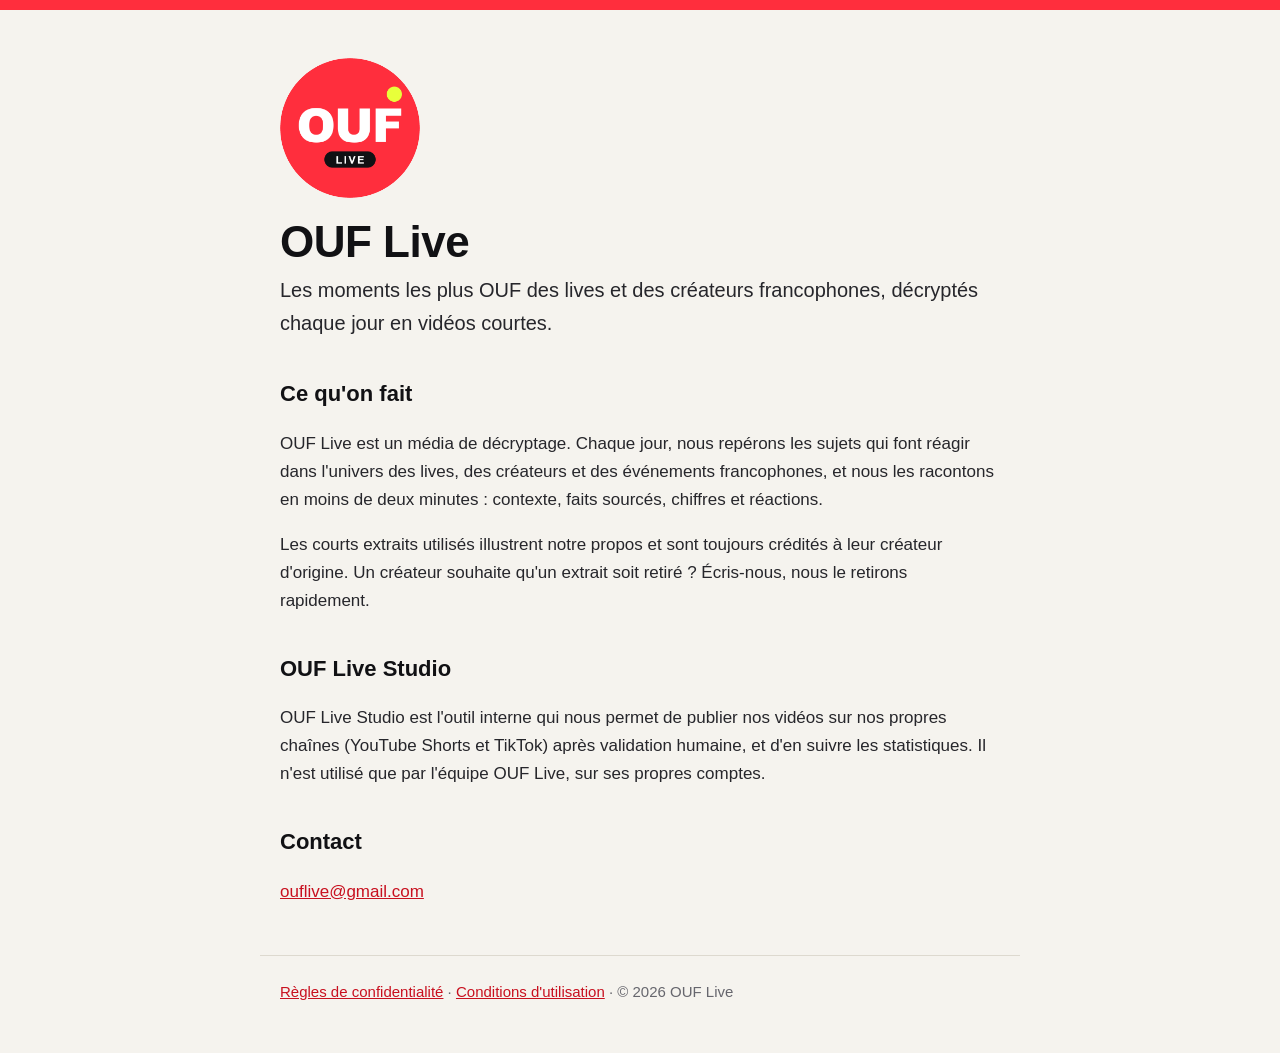
<file: index.html>
<!doctype html>
<html lang="fr">
<head>
  <meta charset="utf-8">
  <meta name="viewport" content="width=device-width, initial-scale=1">
  <title>OUF Live</title>
  <meta name="description" content="OUF Live décrypte en vidéos courtes les moments forts des lives, des créateurs et des événements francophones.">
  <link rel="icon" href="logo.png">
  <link rel="stylesheet" href="style.css">
</head>
<body>
  <header class="barre"></header>
  <main>
    <img class="logo" src="logo.png" alt="Logo OUF Live" width="140" height="140">
    <h1>OUF Live</h1>
    <p class="accroche">Les moments les plus OUF des lives et des créateurs francophones, décryptés chaque jour en vidéos courtes.</p>

    <section>
      <h2>Ce qu'on fait</h2>
      <p>OUF Live est un média de décryptage. Chaque jour, nous repérons les sujets qui font réagir dans l'univers
        des lives, des créateurs et des événements francophones, et nous les racontons en moins de deux minutes :
        contexte, faits sourcés, chiffres et réactions.</p>
      <p>Les courts extraits utilisés illustrent notre propos et sont toujours crédités à leur créateur d'origine.
        Un créateur souhaite qu'un extrait soit retiré ? Écris-nous, nous le retirons rapidement.</p>
    </section>

    <section>
      <h2>OUF Live Studio</h2>
      <p>OUF Live Studio est l'outil interne qui nous permet de publier nos vidéos sur nos propres chaînes
        (YouTube Shorts et TikTok) après validation humaine, et d'en suivre les statistiques. Il n'est utilisé
        que par l'équipe OUF Live, sur ses propres comptes.</p>
    </section>

    <section>
      <h2>Contact</h2>
      <p><a href="mailto:ouflive@gmail.com">ouflive@gmail.com</a></p>
    </section>
  </main>
  <footer>
    <a href="confidentialite.html">Règles de confidentialité</a> ·
    <a href="conditions.html">Conditions d'utilisation</a> ·
    © 2026 OUF Live
  </footer>
</body>
</html>
</file>
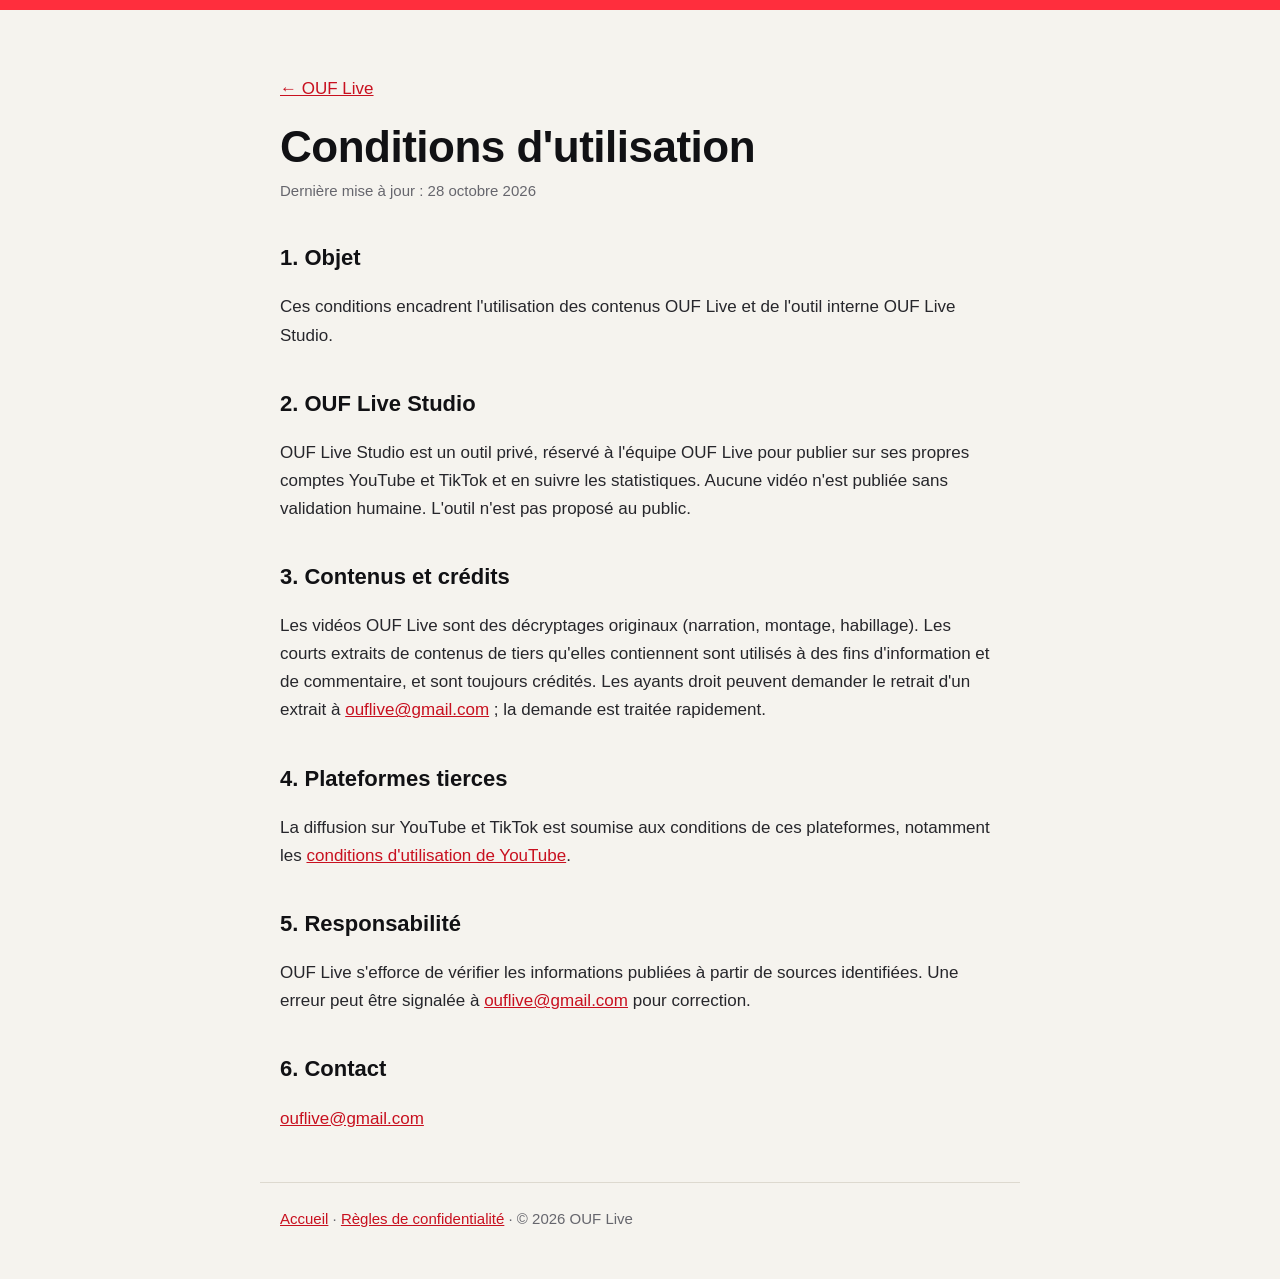
<file: conditions.html>
<!doctype html>
<html lang="fr">
<head>
  <meta charset="utf-8">
  <meta name="viewport" content="width=device-width, initial-scale=1">
  <title>Conditions OUF Live</title>
  <meta name="description" content="Conditions d'utilisation d'OUF Live et de son outil interne OUF Live Studio.">
  <link rel="icon" href="logo.png">
  <link rel="stylesheet" href="style.css">
</head>
<body>
  <header class="barre"></header>
  <main>
    <p><a href="index.html">← OUF Live</a></p>
    <h1>Conditions d'utilisation</h1>
    <p class="maj">Dernière mise à jour : 28 octobre 2026</p>

    <h2>1. Objet</h2>
    <p>Ces conditions encadrent l'utilisation des contenus OUF Live et de l'outil interne OUF Live Studio.</p>

    <h2>2. OUF Live Studio</h2>
    <p>OUF Live Studio est un outil privé, réservé à l'équipe OUF Live pour publier sur ses propres comptes
      YouTube et TikTok et en suivre les statistiques. Aucune vidéo n'est publiée sans validation humaine.
      L'outil n'est pas proposé au public.</p>

    <h2>3. Contenus et crédits</h2>
    <p>Les vidéos OUF Live sont des décryptages originaux (narration, montage, habillage). Les courts extraits
      de contenus de tiers qu'elles contiennent sont utilisés à des fins d'information et de commentaire, et
      sont toujours crédités. Les ayants droit peuvent demander le retrait d'un extrait à
      <a href="mailto:ouflive@gmail.com">ouflive@gmail.com</a> ; la demande est traitée rapidement.</p>

    <h2>4. Plateformes tierces</h2>
    <p>La diffusion sur YouTube et TikTok est soumise aux conditions de ces plateformes, notamment les
      <a href="https://www.youtube.com/t/terms">conditions d'utilisation de YouTube</a>.</p>

    <h2>5. Responsabilité</h2>
    <p>OUF Live s'efforce de vérifier les informations publiées à partir de sources identifiées. Une erreur peut
      être signalée à <a href="mailto:ouflive@gmail.com">ouflive@gmail.com</a> pour correction.</p>

    <h2>6. Contact</h2>
    <p><a href="mailto:ouflive@gmail.com">ouflive@gmail.com</a></p>
  </main>
  <footer>
    <a href="index.html">Accueil</a> · <a href="confidentialite.html">Règles de confidentialité</a> · © 2026 OUF Live
  </footer>
</body>
</html>
</file>
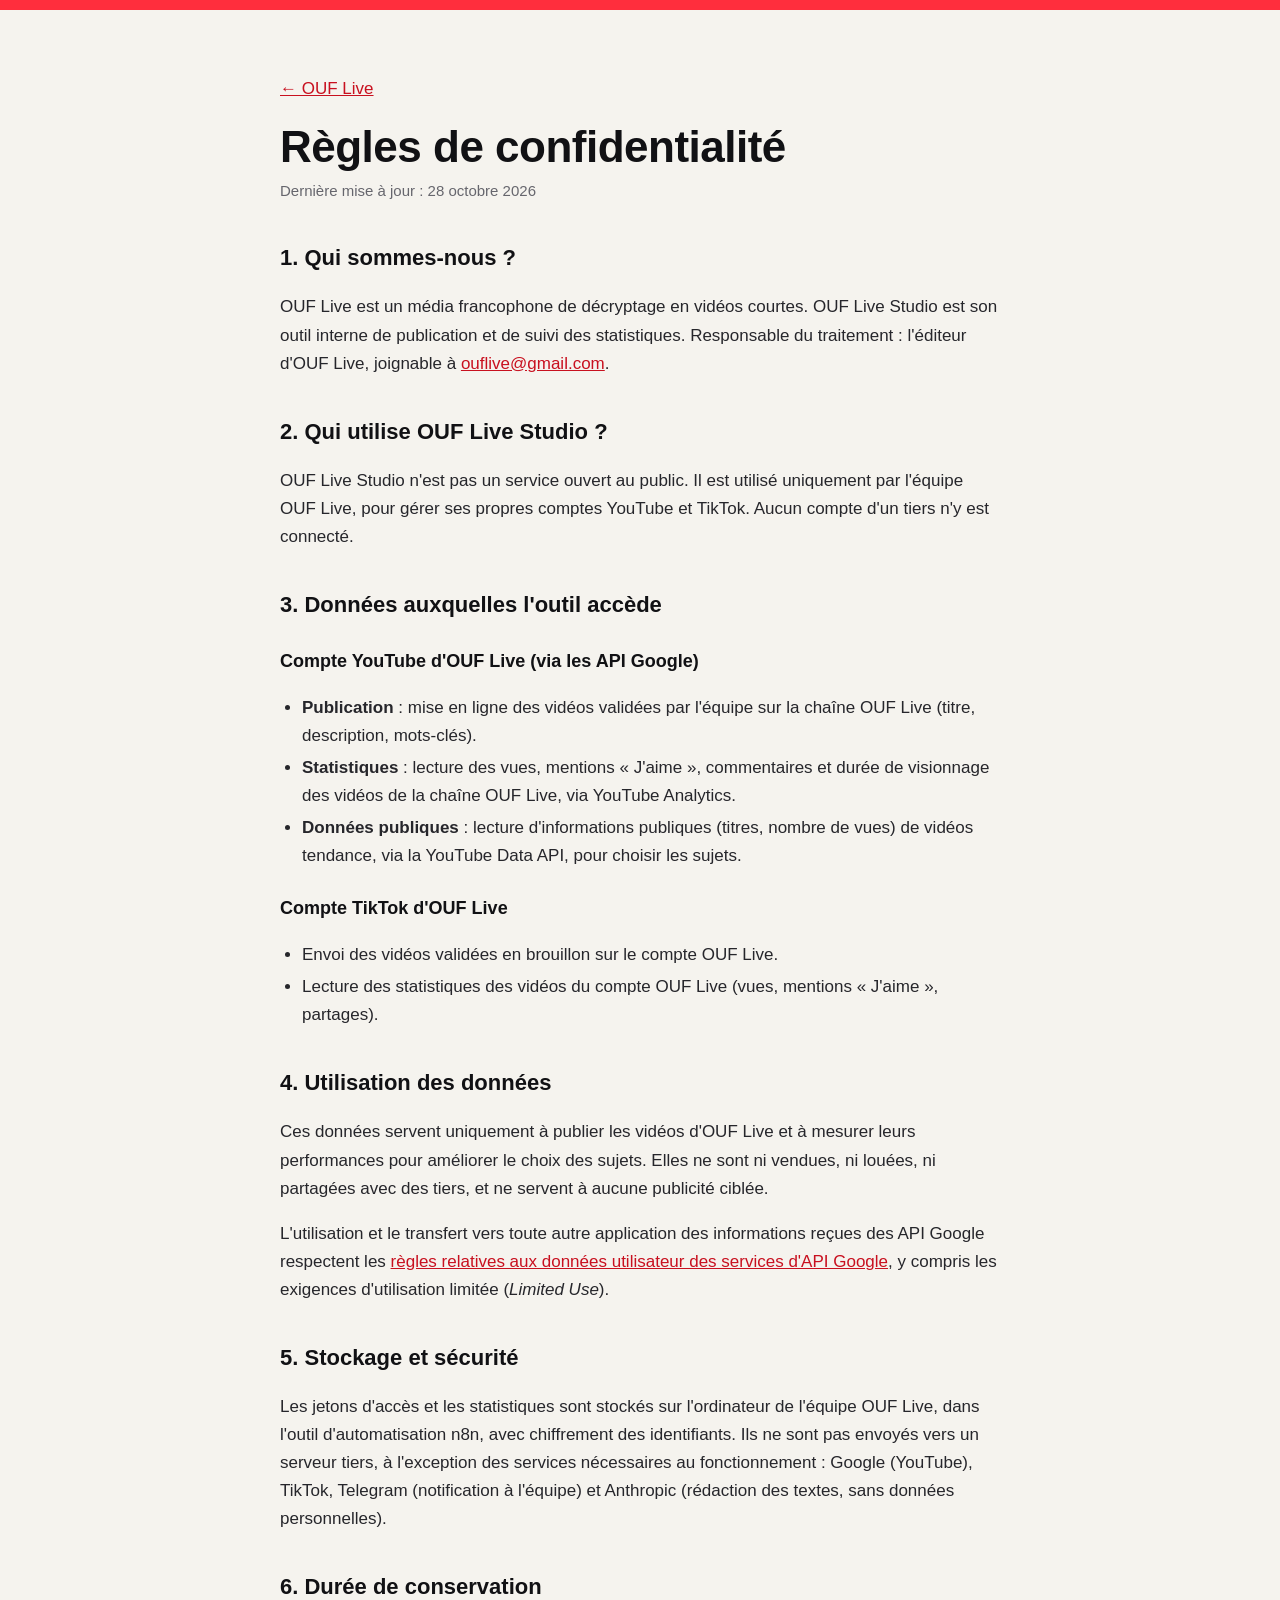
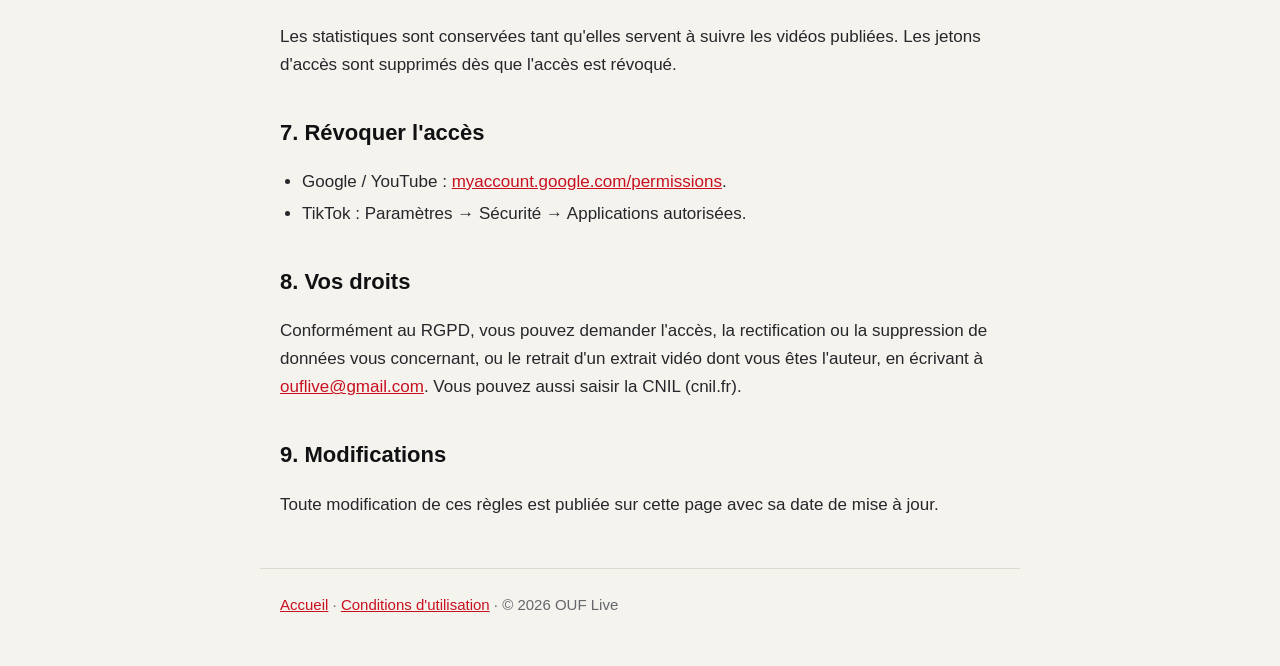
<file: confidentialite.html>
<!doctype html>
<html lang="fr">
<head>
  <meta charset="utf-8">
  <meta name="viewport" content="width=device-width, initial-scale=1">
  <title>Confidentialité OUF Live</title>
  <meta name="description" content="Règles de confidentialité d'OUF Live et de son outil interne OUF Live Studio.">
  <link rel="icon" href="logo.png">
  <link rel="stylesheet" href="style.css">
</head>
<body>
  <header class="barre"></header>
  <main>
    <p><a href="index.html">← OUF Live</a></p>
    <h1>Règles de confidentialité</h1>
    <p class="maj">Dernière mise à jour : 28 octobre 2026</p>

    <h2>1. Qui sommes-nous ?</h2>
    <p>OUF Live est un média francophone de décryptage en vidéos courtes. OUF Live Studio est son outil interne
      de publication et de suivi des statistiques. Responsable du traitement : l'éditeur d'OUF Live,
      joignable à <a href="mailto:ouflive@gmail.com">ouflive@gmail.com</a>.</p>

    <h2>2. Qui utilise OUF Live Studio ?</h2>
    <p>OUF Live Studio n'est pas un service ouvert au public. Il est utilisé uniquement par l'équipe OUF Live,
      pour gérer ses propres comptes YouTube et TikTok. Aucun compte d'un tiers n'y est connecté.</p>

    <h2>3. Données auxquelles l'outil accède</h2>
    <h3>Compte YouTube d'OUF Live (via les API Google)</h3>
    <ul>
      <li><strong>Publication</strong> : mise en ligne des vidéos validées par l'équipe sur la chaîne OUF Live
        (titre, description, mots-clés).</li>
      <li><strong>Statistiques</strong> : lecture des vues, mentions « J'aime », commentaires et durée de visionnage
        des vidéos de la chaîne OUF Live, via YouTube Analytics.</li>
      <li><strong>Données publiques</strong> : lecture d'informations publiques (titres, nombre de vues) de vidéos
        tendance, via la YouTube Data API, pour choisir les sujets.</li>
    </ul>
    <h3>Compte TikTok d'OUF Live</h3>
    <ul>
      <li>Envoi des vidéos validées en brouillon sur le compte OUF Live.</li>
      <li>Lecture des statistiques des vidéos du compte OUF Live (vues, mentions « J'aime », partages).</li>
    </ul>

    <h2>4. Utilisation des données</h2>
    <p>Ces données servent uniquement à publier les vidéos d'OUF Live et à mesurer leurs performances pour
      améliorer le choix des sujets. Elles ne sont ni vendues, ni louées, ni partagées avec des tiers, et ne
      servent à aucune publicité ciblée.</p>
    <p>L'utilisation et le transfert vers toute autre application des informations reçues des API Google
      respectent les <a href="https://developers.google.com/terms/api-services-user-data-policy">règles relatives
      aux données utilisateur des services d'API Google</a>, y compris les exigences d'utilisation limitée
      (<em>Limited Use</em>).</p>

    <h2>5. Stockage et sécurité</h2>
    <p>Les jetons d'accès et les statistiques sont stockés sur l'ordinateur de l'équipe OUF Live, dans l'outil
      d'automatisation n8n, avec chiffrement des identifiants. Ils ne sont pas envoyés vers un serveur tiers,
      à l'exception des services nécessaires au fonctionnement : Google (YouTube), TikTok, Telegram (notification
      à l'équipe) et Anthropic (rédaction des textes, sans données personnelles).</p>

    <h2>6. Durée de conservation</h2>
    <p>Les statistiques sont conservées tant qu'elles servent à suivre les vidéos publiées. Les jetons d'accès sont
      supprimés dès que l'accès est révoqué.</p>

    <h2>7. Révoquer l'accès</h2>
    <ul>
      <li>Google / YouTube : <a href="https://myaccount.google.com/permissions">myaccount.google.com/permissions</a>.</li>
      <li>TikTok : Paramètres → Sécurité → Applications autorisées.</li>
    </ul>

    <h2>8. Vos droits</h2>
    <p>Conformément au RGPD, vous pouvez demander l'accès, la rectification ou la suppression de données vous
      concernant, ou le retrait d'un extrait vidéo dont vous êtes l'auteur, en écrivant à
      <a href="mailto:ouflive@gmail.com">ouflive@gmail.com</a>. Vous pouvez aussi saisir la CNIL (cnil.fr).</p>

    <h2>9. Modifications</h2>
    <p>Toute modification de ces règles est publiée sur cette page avec sa date de mise à jour.</p>
  </main>
  <footer>
    <a href="index.html">Accueil</a> · <a href="conditions.html">Conditions d'utilisation</a> · © 2026 OUF Live
  </footer>
</body>
</html>
</file>
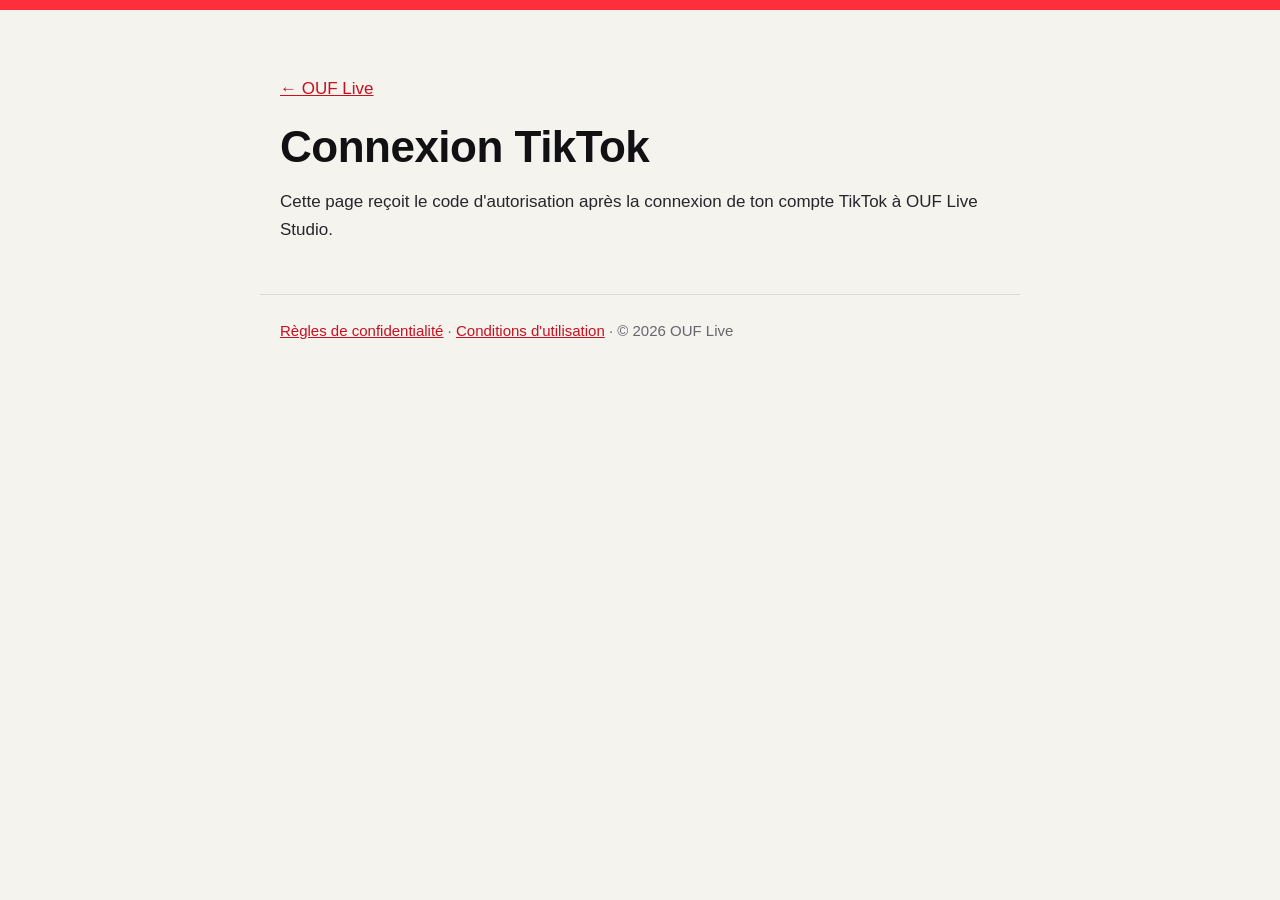
<file: tiktok.html>
<!doctype html>
<html lang="fr">
<head>
  <meta charset="utf-8">
  <meta name="viewport" content="width=device-width, initial-scale=1">
  <meta name="robots" content="noindex">
  <title>Connexion TikTok</title>
  <link rel="icon" href="logo.png">
  <link rel="stylesheet" href="style.css">
  <style>
    .code { font: 15px/1.5 ui-monospace, Menlo, monospace; background: #fff; border: 1px solid #DDD9CF;
            border-radius: 8px; padding: 12px; word-break: break-all; margin: 8px 0 12px; }
    button { font: inherit; background: #FF2E3D; color: #fff; border: 0; border-radius: 8px; padding: 10px 18px; cursor: pointer; }
    .ok { color: #1D7A3A; } .erreur { color: #C8101F; }
  </style>
</head>
<body>
  <header class="barre"></header>
  <main>
    <p><a href="index.html">← OUF Live</a></p>
    <h1>Connexion TikTok</h1>
    <div id="resultat"><p>Cette page reçoit le code d'autorisation après la connexion de ton compte TikTok à OUF Live Studio.</p></div>
  </main>
  <footer>
    <a href="confidentialite.html">Règles de confidentialité</a> · <a href="conditions.html">Conditions d'utilisation</a> · © 2026 OUF Live
  </footer>
  <script>
    // Affiche le code renvoyé par TikTok. Rien n'est envoyé nulle part : tout reste dans ce navigateur.
    const p = new URLSearchParams(location.search);
    const zone = document.getElementById('resultat');
    const texte = (balise, contenu, classe) => {
      const el = document.createElement(balise);
      el.textContent = contenu;
      if (classe) el.className = classe;
      return el;
    };
    if (p.get('error')) {
      zone.replaceChildren(texte('p', 'La connexion a échoué : ' + (p.get('error_description') || p.get('error')), 'erreur'));
    } else if (p.get('code')) {
      const code = p.get('code');
      const bouton = texte('button', 'Copier le code');
      bouton.onclick = async () => {
        try { await navigator.clipboard.writeText(code); bouton.textContent = 'Code copié ✓'; }
        catch (e) { bouton.textContent = 'Sélectionne le code et copie-le'; }
      };
      zone.replaceChildren(
        texte('p', 'Compte TikTok autorisé ✓', 'ok'),
        texte('p', 'Copie ce code et colle-le dans le script de connexion, dans les 5 minutes (il expire vite) :'),
        texte('div', code, 'code'),
        bouton
      );
    }
  </script>
</body>
</html>
</file>
<file: style.css>
:root { --rouge: #FF2E3D; --noir: #111114; --jaune: #E8FF3A; --creme: #F5F3EE; --texte: #26262B; }
* { box-sizing: border-box; }
body { margin: 0; background: var(--creme); color: var(--texte); font: 17px/1.65 -apple-system, BlinkMacSystemFont, "Segoe UI", Roboto, Arial, sans-serif; }
.barre { height: 10px; background: var(--rouge); }
main { max-width: 760px; margin: 0 auto; padding: 48px 20px 32px; }
.logo { display: block; border-radius: 50%; }
h1 { font-size: 44px; line-height: 1.1; margin: 20px 0 8px; color: var(--noir); letter-spacing: -0.5px; }
h2 { font-size: 22px; margin: 36px 0 8px; color: var(--noir); }
h3 { font-size: 18px; margin: 24px 0 6px; color: var(--noir); }
.accroche { font-size: 20px; margin: 0 0 8px; }
.maj { color: #66666D; font-size: 15px; margin: 0; }
a { color: #C8101F; }
ul { padding-left: 22px; }
li { margin: 4px 0; }
footer { max-width: 760px; margin: 0 auto; padding: 24px 20px 48px; border-top: 1px solid #DDD9CF; font-size: 15px; color: #66666D; }
@media (max-width: 480px) { h1 { font-size: 34px; } main { padding-top: 32px; } }
</file>
